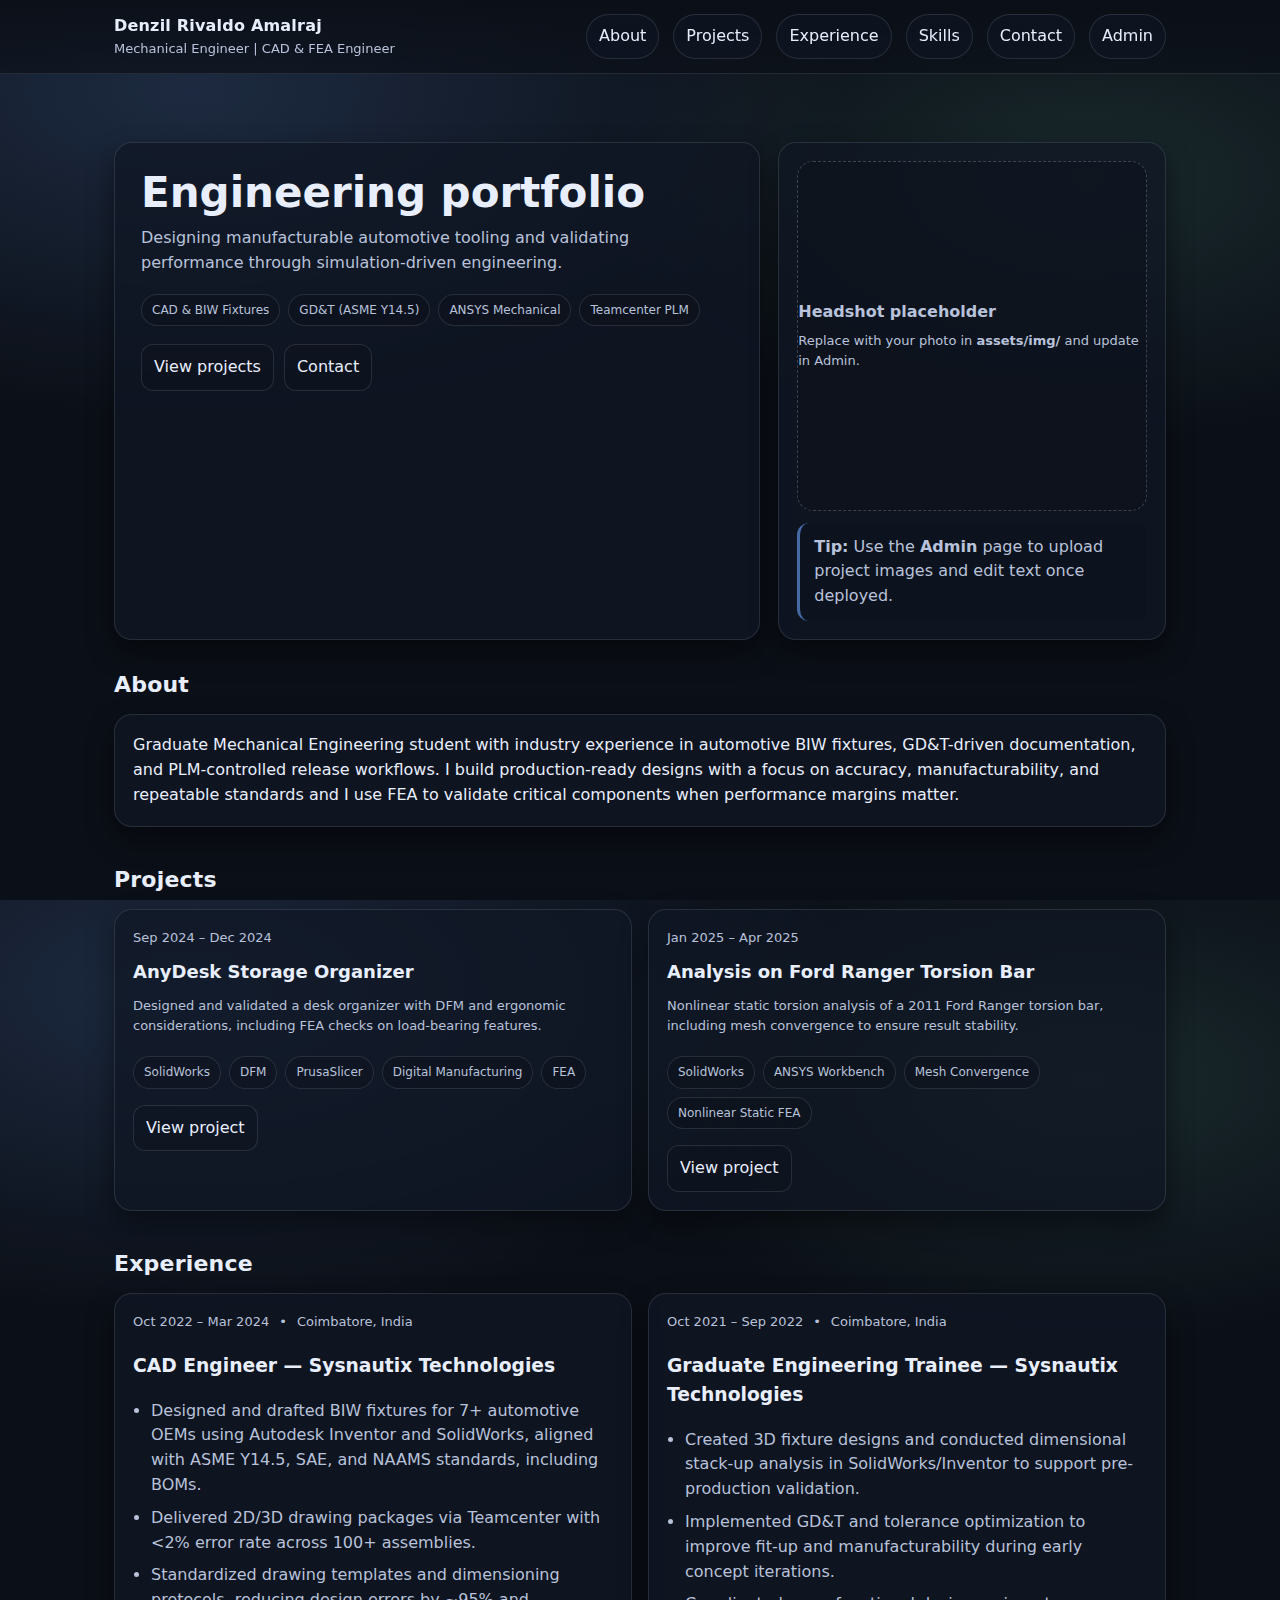
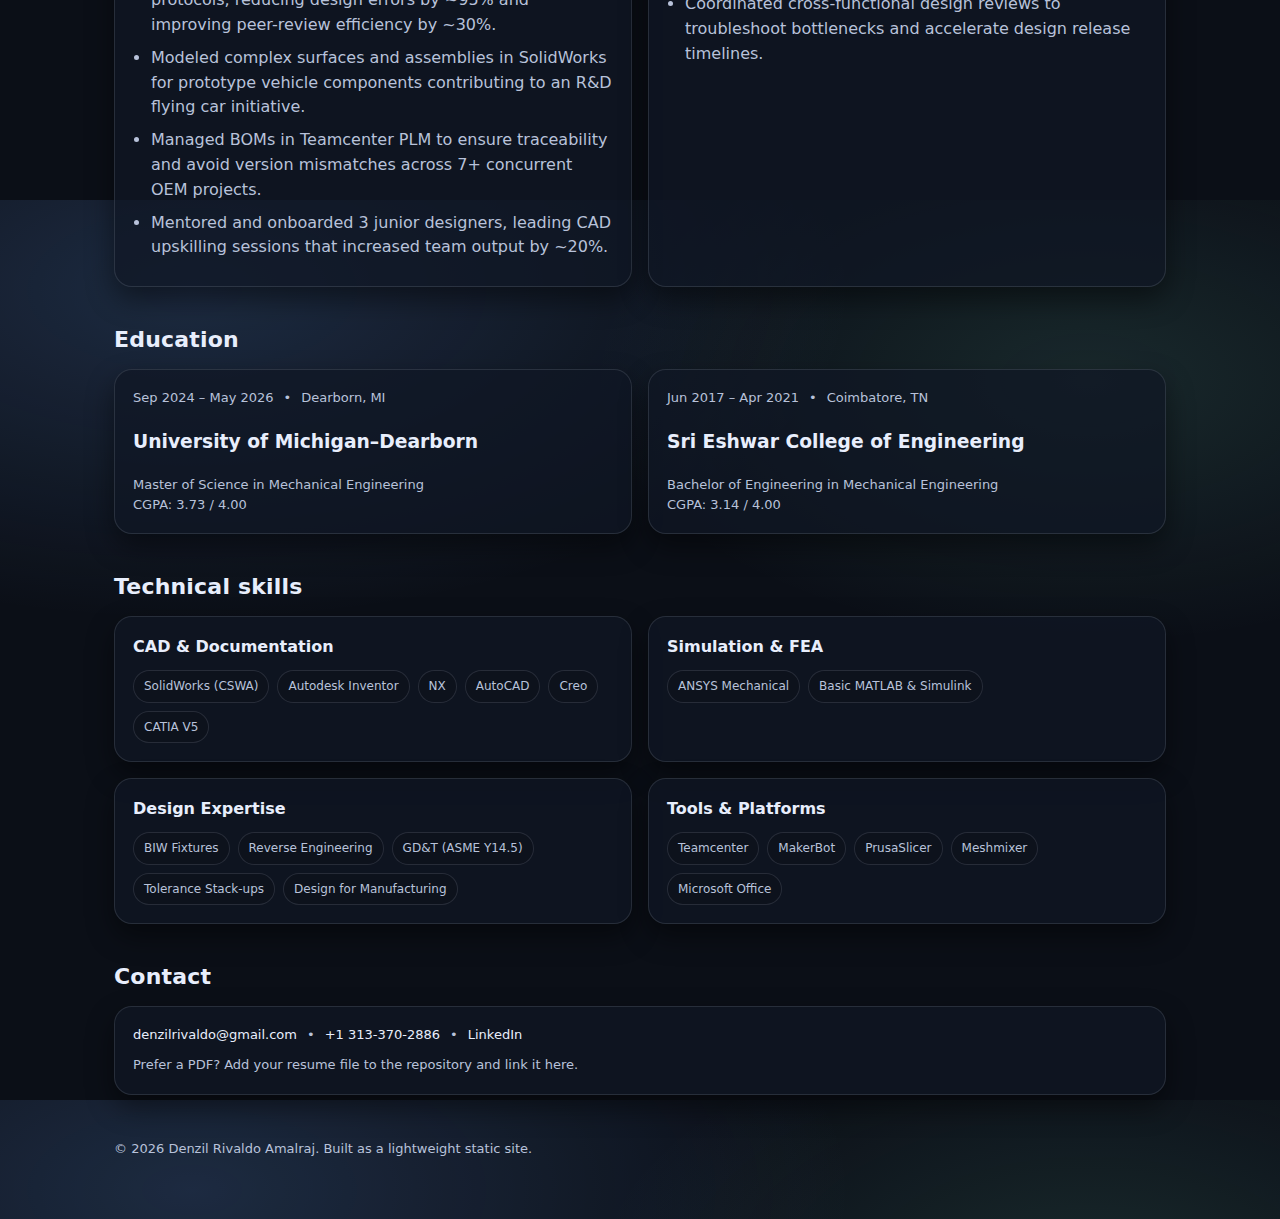
<file: index.html>
<!doctype html>
<html lang="en">
<head>
  <meta charset="utf-8"/>
  <meta name="viewport" content="width=device-width,initial-scale=1"/>
  <title>Denzil Rivaldo Amalraj — Portfolio</title>
  <meta name="description" content="Mechanical Engineer portfolio: CAD, BIW fixtures, and FEA projects."/>
  <link rel="stylesheet" href="assets/styles.css"/>
</head>
<body>
  <header class="nav">
    <div class="nav-inner">
      <div class="brand">
        <b id="name">Denzil Rivaldo Amalraj</b>
        <span id="title">Mechanical Engineer | CAD & FEA Specialist</span>
      </div>
      <nav class="nav-links">
        <a class="pill" href="#about-section">About</a>
        <a class="pill" href="#projects-section">Projects</a>
        <a class="pill" href="#experience-section">Experience</a>
        <a class="pill" href="#skills-section">Skills</a>
        <a class="pill" href="#contact-section">Contact</a>
        <a class="pill" href="admin/">Admin</a>
      </nav>
    </div>
  </header>

  <main class="container">
    <section class="hero">
      <div class="hero-grid">
        <div class="card hero-card">
          <h1 class="h1">Engineering portfolio</h1>
          <p class="sub" id="tagline">Loading…</p>
          <div class="kbd">
            <span>CAD & BIW Fixtures</span>
            <span>GD&T (ASME Y14.5)</span>
            <span>ANSYS Mechanical</span>
            <span>Teamcenter PLM</span>
          </div>
          <div class="actions" style="margin-top:18px">
            <a class="btn" href="#projects-section">View projects</a>
            <a class="btn" href="#contact-section">Contact</a>
          </div>
        </div>

        <div class="card side-card">
          <div class="avatar">
            <div>
              <div style="font-weight:700; margin-bottom:6px">Headshot placeholder</div>
              <div class="small">Replace with your photo in <b>assets/img/</b> and update in Admin.</div>
            </div>
          </div>
          <div class="note">
            <b>Tip:</b> Use the <b>Admin</b> page to upload project images and edit text once deployed.
          </div>
        </div>
      </div>
    </section>

    <section id="about-section" class="section">
      <h2>About</h2>
      <div class="card block">
        <p id="about" style="margin:0">Loading…</p>
      </div>
    </section>

    <section id="projects-section" class="section">
      <h2>Projects</h2>
      <div id="projects" class="grid2"></div>
    </section>

    <section id="experience-section" class="section">
      <h2>Experience</h2>
      <div id="experience" class="grid2"></div>
    </section>

    <section class="section">
      <h2>Education</h2>
      <div id="education" class="grid2"></div>
    </section>

    <section id="skills-section" class="section">
      <h2>Technical skills</h2>
      <div id="skills" class="grid2"></div>
    </section>

    <section id="contact-section" class="section">
      <h2>Contact</h2>
      <div class="card block">
        <div class="meta">
          <a id="contact_email" href="#">email</a>
          <span>•</span>
          <a id="contact_phone" href="#">phone</a>
          <span>•</span>
          <a id="contact_linkedin" href="#" target="_blank" rel="noreferrer">LinkedIn</a>
        </div>
        <div class="small" style="margin-top:10px">
          Prefer a PDF? Add your resume file to the repository and link it here.
        </div>
      </div>
    </section>

    <footer class="footer">
      © <span id="year"></span> <span id="name_footer">Denzil Rivaldo Amalraj</span>. Built as a lightweight static site.
    </footer>
  </main>

  <script src="assets/app.js"></script>
  <script>window.__initHome && window.__initHome();</script>
</body>
</html>
</file>
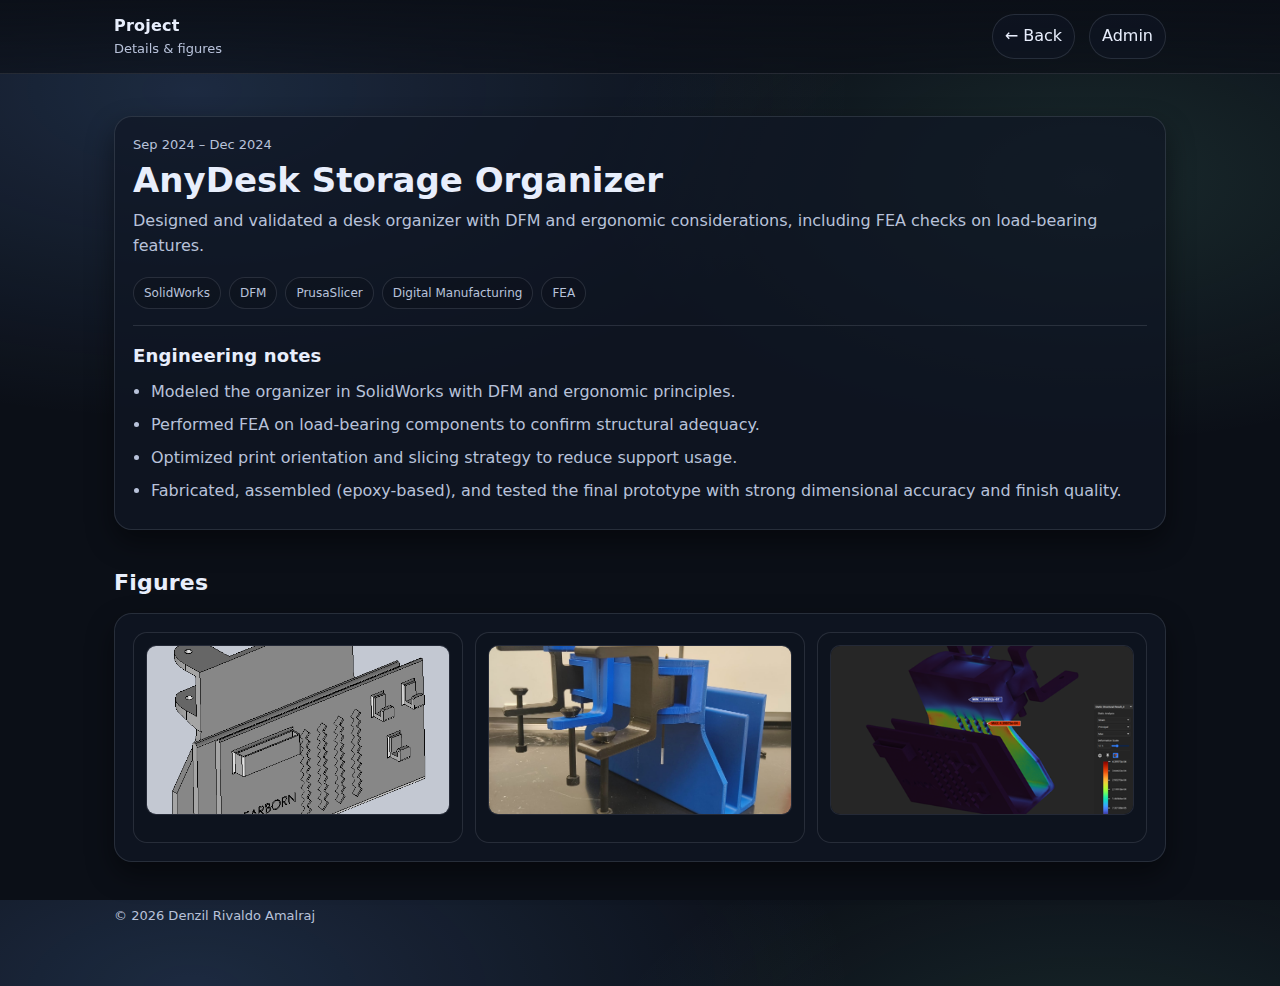
<file: project.html>
<!doctype html>
<html lang="en">
<head>
  <meta charset="utf-8"/>
  <meta name="viewport" content="width=device-width,initial-scale=1"/>
  <title>Project — Denzil Rivaldo Amalraj</title>
  <link rel="stylesheet" href="assets/styles.css"/>
</head>
<body>
  <header class="nav">
    <div class="nav-inner">
      <div class="brand">
        <b>Project</b>
        <span>Details & figures</span>
      </div>
      <nav class="nav-links">
        <a class="pill" id="back_home" href="index.html#projects-section">← Back</a>
        <a class="pill" href="admin/">Admin</a>
      </nav>
    </div>
  </header>

  <main class="container">
    <section class="section">
      <div class="card block">
        <div class="meta" id="p_date">—</div>
        <h1 class="h1" style="font-size:34px; margin-top:6px" id="p_title">Project title</h1>
        <p class="sub" id="p_summary">Project summary</p>
        <div class="badges" id="p_tools"></div>
        <hr class="sep" style="margin:16px 0"/>
        <h2 style="margin:0 0 10px; font-size:18px">Engineering notes</h2>
        <ul class="list" id="p_points"></ul>
      </div>
    </section>

    <section class="section">
      <h2>Figures</h2>
      <div class="card block">
        <div id="p_gallery" class="gallery"></div>
      </div>
    </section>

    <footer class="footer">
      © <span id="year"></span> Denzil Rivaldo Amalraj
    </footer>
  </main>

  <script src="assets/app.js"></script>
  <script>
    document.getElementById('year').textContent = String(new Date().getFullYear());
    window.__initProject && window.__initProject();
  </script>
</body>
</html>
</file>
<file: assets/styles.css>
:root{
  --bg:#0b0f17;
  --panel:#0f1624;
  --text:#e8eefc;
  --muted:#b8c2da;
  --line:rgba(232,238,252,.12);
  --accent:#6da7ff;
  --accent2:#7de3c4;
  --shadow:0 12px 28px rgba(0,0,0,.45);
  --radius:18px;
  --max:1100px;
  --font: ui-sans-serif, system-ui, -apple-system, Segoe UI, Roboto, Helvetica, Arial, "Apple Color Emoji","Segoe UI Emoji";
}
*{box-sizing:border-box}
html,body{height:100%}
body{
  margin:0;
  font-family:var(--font);
  color:var(--text);
  background: radial-gradient(1200px 600px at 15% 10%, rgba(109,167,255,.18), transparent 55%),
              radial-gradient(900px 480px at 85% 20%, rgba(125,227,196,.12), transparent 55%),
              var(--bg);
  line-height:1.55;
}
a{color:var(--text); text-decoration:none}
a:hover{color:var(--accent)}
.container{max-width:var(--max); margin:0 auto; padding:24px}
.nav{
  position:sticky; top:0; z-index:20;
  backdrop-filter: blur(10px);
  background: linear-gradient(to bottom, rgba(11,15,23,.92), rgba(11,15,23,.65));
  border-bottom:1px solid var(--line);
}
.nav-inner{display:flex; gap:18px; align-items:center; justify-content:space-between; padding:14px 24px; max-width:var(--max); margin:0 auto;}
.brand{display:flex; flex-direction:column}
.brand b{letter-spacing:.2px}
.brand span{color:var(--muted); font-size:13px}
.nav-links{display:flex; gap:14px; flex-wrap:wrap; align-items:center; justify-content:flex-end}
.pill{
  padding:9px 12px;
  border:1px solid var(--line);
  border-radius:999px;
  background:rgba(15,22,36,.6);
}
.pill:hover{border-color:rgba(109,167,255,.55)}
.hero{
  padding:44px 0 10px;
}
.hero-grid{
  display:grid;
  grid-template-columns: 1.25fr .75fr;
  gap:18px;
  align-items:stretch;
}
.card{
  background: rgba(15,22,36,.72);
  border:1px solid var(--line);
  border-radius:var(--radius);
  box-shadow:var(--shadow);
}
.hero-card{padding:26px}
.h1{font-size:42px; line-height:1.12; margin:0 0 10px}
.sub{color:var(--muted); font-size:16px; margin:0 0 18px}
.kbd{
  display:inline-flex; gap:8px; flex-wrap:wrap;
}
.kbd span{
  font-size:12px; color:var(--muted);
  border:1px solid var(--line);
  border-radius:999px;
  padding:6px 10px;
  background:rgba(11,15,23,.35);
}
.side-card{padding:18px; display:flex; flex-direction:column; gap:12px}
.avatar{
  width:100%;
  aspect-ratio:1/1;
  border-radius:16px;
  border:1px dashed rgba(232,238,252,.22);
  display:flex; align-items:center; justify-content:center;
  color:var(--muted);
  background:rgba(11,15,23,.35);
}
.small{font-size:13px; color:var(--muted)}
.section{padding:18px 0}
.section h2{
  margin:0 0 12px;
  font-size:22px;
  letter-spacing:.2px;
}
.grid2{display:grid; grid-template-columns: 1fr 1fr; gap:16px}
.grid3{display:grid; grid-template-columns: repeat(3, 1fr); gap:16px}
.block{padding:18px}
hr.sep{border:none; border-top:1px solid var(--line); margin:0}
.list{margin:0; padding-left:18px; color:var(--muted)}
.list li{margin:8px 0}
.badges{display:flex; flex-wrap:wrap; gap:8px; margin-top:10px}
.badge{
  font-size:12px;
  padding:6px 10px;
  border-radius:999px;
  border:1px solid var(--line);
  color:var(--muted);
  background:rgba(11,15,23,.35);
}
.project{
  padding:18px;
  display:flex;
  flex-direction:column;
  gap:10px;
}
.project h3{margin:0; font-size:18px}
.meta{display:flex; gap:10px; flex-wrap:wrap; color:var(--muted); font-size:13px}
.actions{display:flex; gap:10px; flex-wrap:wrap; margin-top:6px}
.btn{
  display:inline-flex; align-items:center; gap:10px;
  padding:10px 12px;
  border-radius:12px;
  border:1px solid var(--line);
  background:rgba(11,15,23,.25);
  color:var(--text);
}
.btn:hover{border-color:rgba(109,167,255,.55)}
.footer{
  padding:26px 0 36px;
  color:var(--muted);
  font-size:13px;
}
.gallery{
  display:grid;
  grid-template-columns: repeat(3, 1fr);
  gap:12px;
}
figure{
  margin:0;
  padding:12px;
  border-radius:14px;
  border:1px solid var(--line);
  background:rgba(11,15,23,.25);
}
figure img{
  width:100%;
  height:170px;
  object-fit:cover;
  border-radius:10px;
  border:1px solid rgba(232,238,252,.10);
  background:rgba(15,22,36,.45);
}
figcaption{margin-top:8px; font-size:12px; color:var(--muted)}
.note{
  padding:12px 14px;
  border-left:3px solid rgba(109,167,255,.6);
  background:rgba(11,15,23,.25);
  border-radius:12px;
  color:var(--muted);
}
@media (max-width: 900px){
  .hero-grid{grid-template-columns:1fr; }
  .h1{font-size:34px}
  .grid2{grid-template-columns:1fr}
  .grid3{grid-template-columns:1fr}
  .gallery{grid-template-columns:1fr}
  figure img{height:220px}
}
</file>
